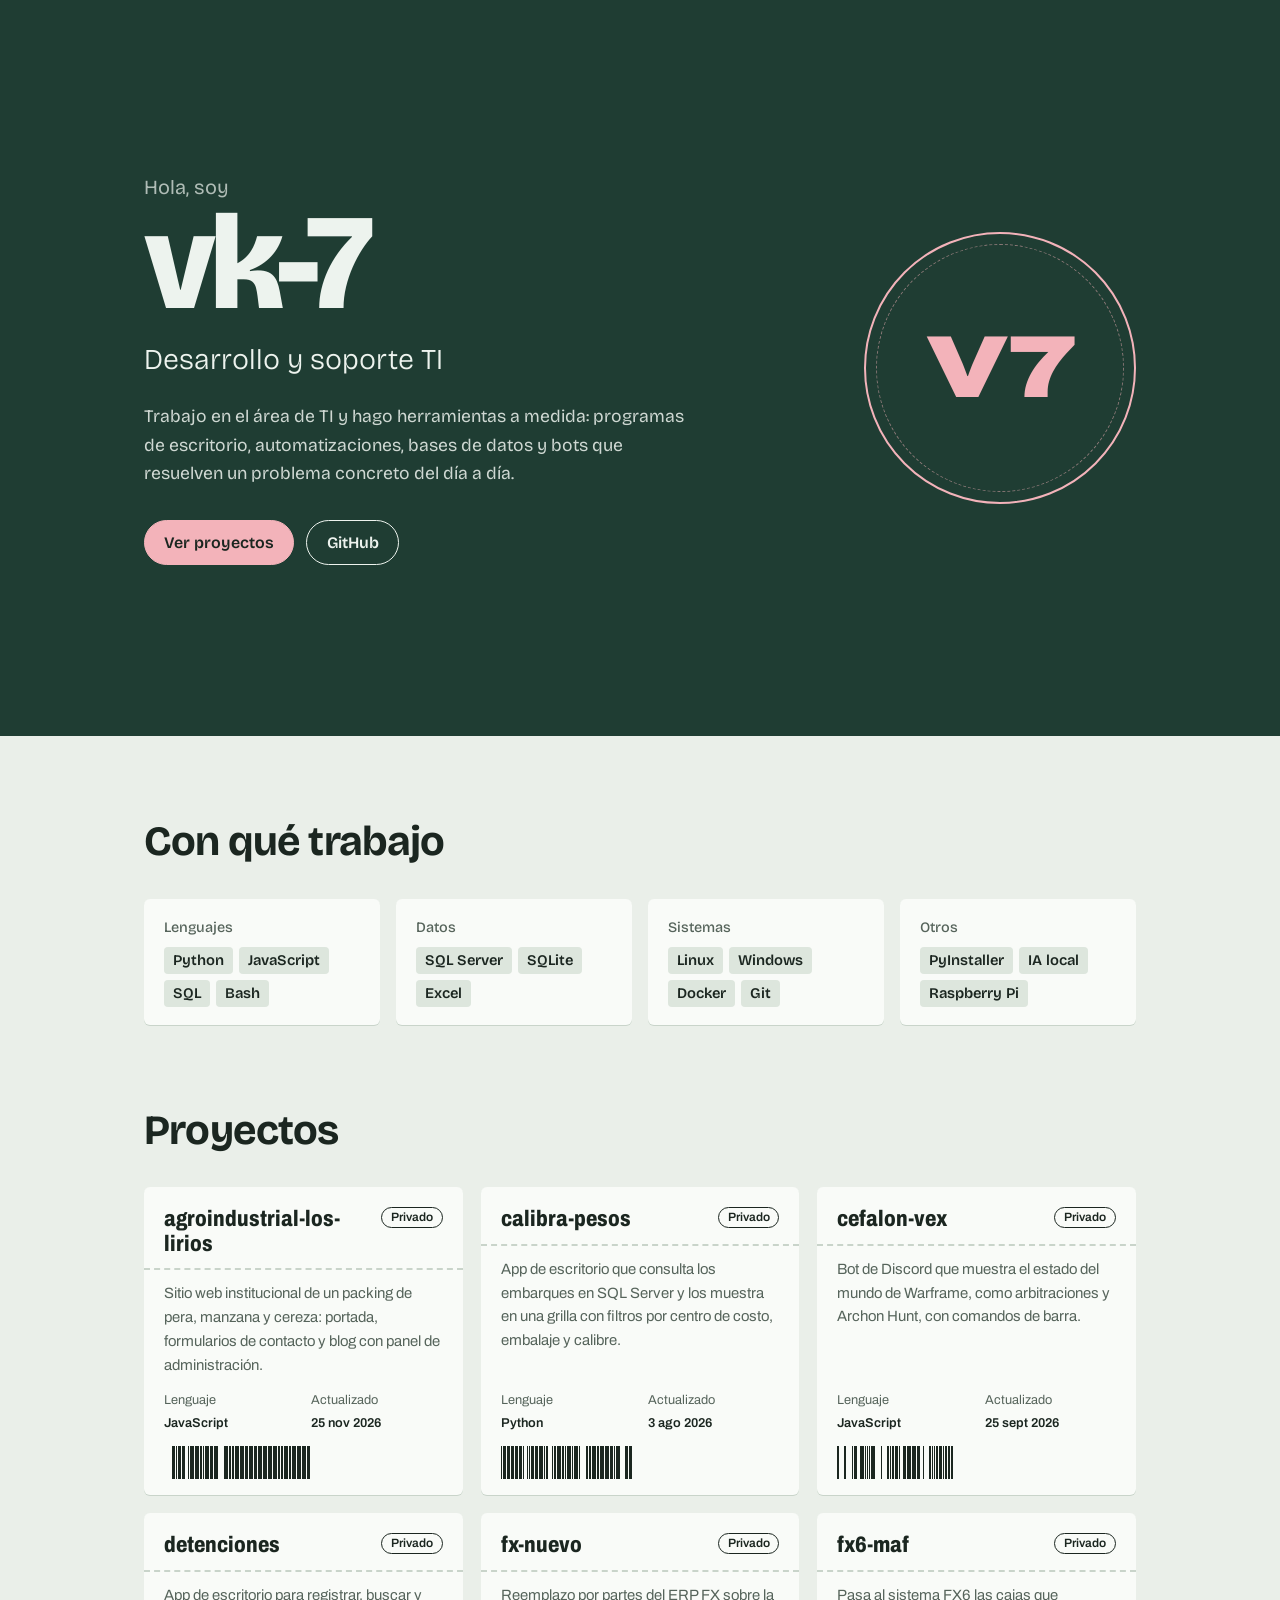
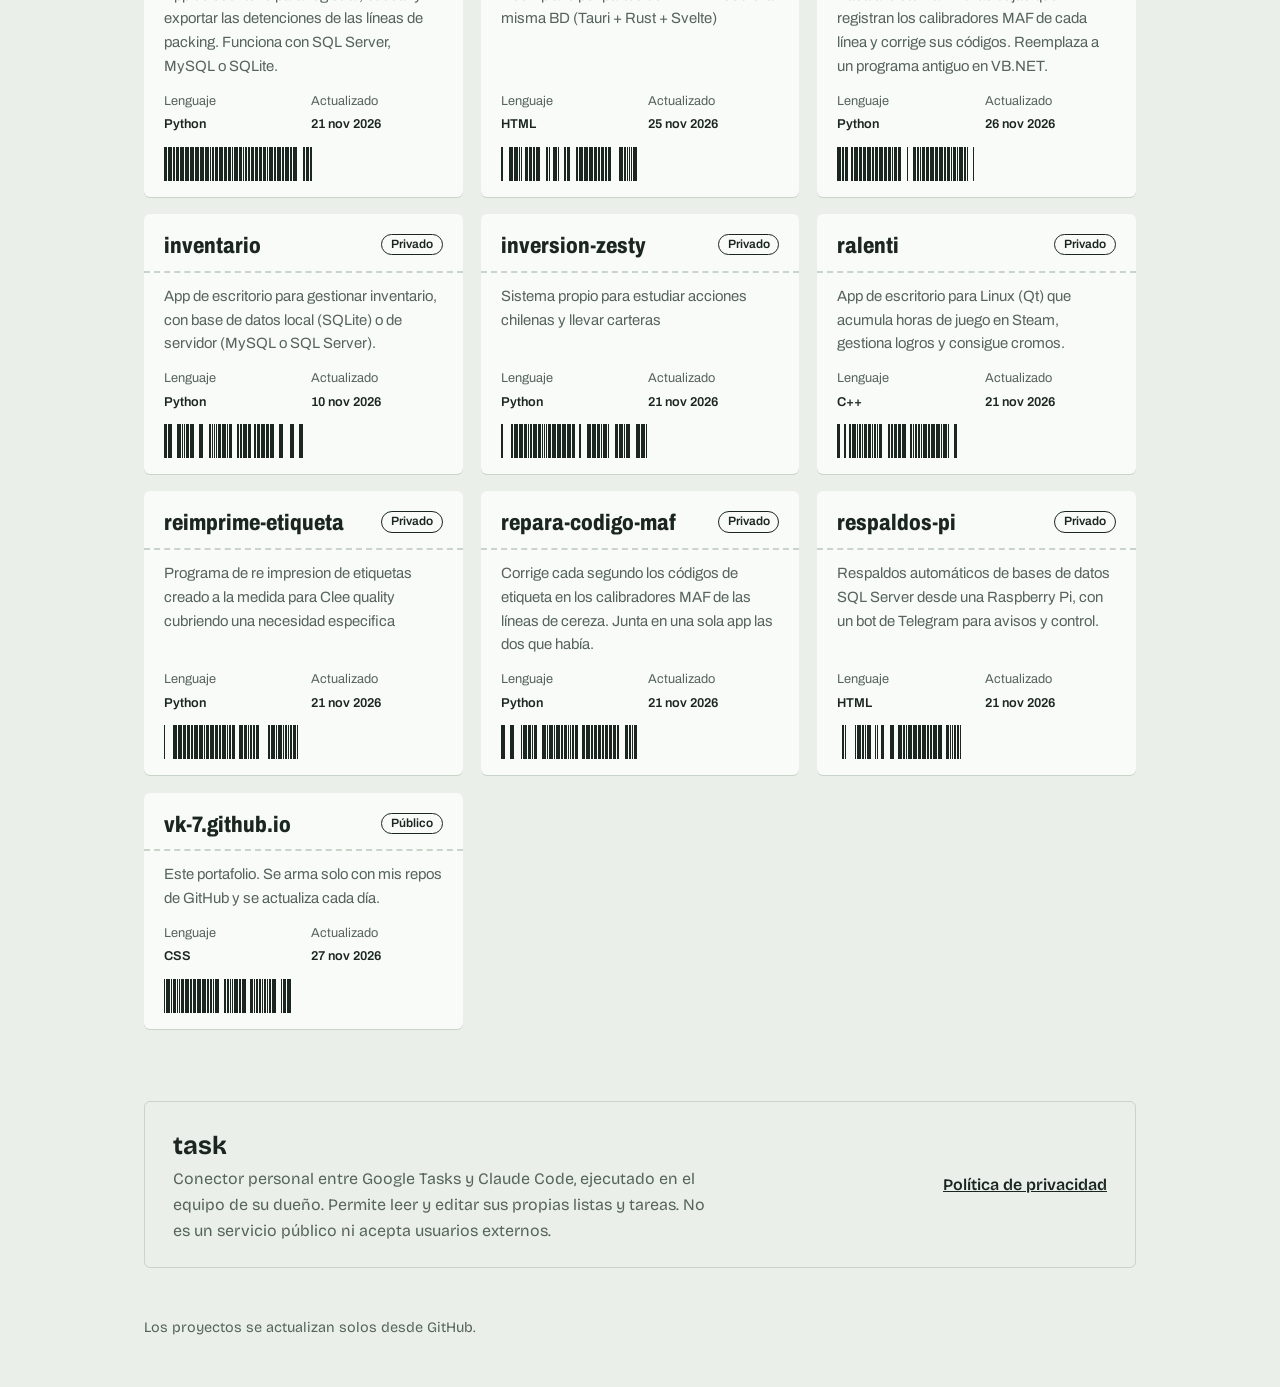
<file: index.html>
<!DOCTYPE html>
<html lang="es">
<head>
<meta charset="utf-8">
<meta name="viewport" content="width=device-width, initial-scale=1">
<meta name="version" content="1.2.0">
<meta name="description" content="vk-7: desarrollo y soporte TI. Herramientas a medida, proyectos y la app task.">
<title>vk-7</title>
<link rel="icon" href="data:image/svg+xml,%3Csvg xmlns='http://www.w3.org/2000/svg' viewBox='0 0 64 64'%3E%3Ccircle cx='32' cy='32' r='32' fill='%231f3d33'/%3E%3Ctext x='32' y='42' text-anchor='middle' font-family='Arial' font-weight='900' font-size='28' fill='%23f3b3ba'%3EV7%3C/text%3E%3C/svg%3E">
<link rel="preconnect" href="https://fonts.googleapis.com">
<link rel="preconnect" href="https://fonts.gstatic.com" crossorigin>
<link href="https://fonts.googleapis.com/css2?family=Archivo:wdth,wght@62..125,400..900&family=Bricolage+Grotesque:opsz,wght@12..96,300..800&display=swap" rel="stylesheet">
<link rel="stylesheet" href="estilos.css">
</head>
<body>
<header class="hero"><div class="ancho">
  <div>
    <p class="hola">Hola, soy</p>
    <h1>vk-7</h1>
    <p class="rol">Desarrollo y soporte TI</p>
    <p class="perfil">Trabajo en el área de TI y hago herramientas a medida: programas de escritorio, automatizaciones, bases de datos y bots que resuelven un problema concreto del día a día.</p>
    <div class="acciones">
      <a class="lleno" href="#proyectos">Ver proyectos</a>
      <a href="https://github.com/vk-7">GitHub</a>
    </div>
  </div>
  <div class="sello" aria-hidden="true">V7</div>
</div></header>

<main class="ancho">
  <section class="bloque">
    <h2>Con qué trabajo</h2>
    <div class="herramientas">
      <div class="grupo"><h3>Lenguajes</h3><ul><li>Python</li><li>JavaScript</li><li>SQL</li><li>Bash</li></ul></div>
      <div class="grupo"><h3>Datos</h3><ul><li>SQL Server</li><li>SQLite</li><li>Excel</li></ul></div>
      <div class="grupo"><h3>Sistemas</h3><ul><li>Linux</li><li>Windows</li><li>Docker</li><li>Git</li></ul></div>
      <div class="grupo"><h3>Otros</h3><ul><li>PyInstaller</li><li>IA local</li><li>Raspberry Pi</li></ul></div>
    </div>
  </section>

  <section class="bloque" id="proyectos">
    <h2>Proyectos</h2>
    <div class="rejilla" id="rejilla"></div>
    <p class="vacio" id="vacio" hidden>Aún no hay proyectos publicados.</p>
  </section>

  <section class="bloque" id="experiencia" hidden>
    <h2>Experiencia</h2>
    <ul class="exp" id="exp"></ul>
  </section>

  <section class="app" id="task">
    <div>
      <h2>task</h2>
      <p>Conector personal entre Google Tasks y Claude Code, ejecutado en el equipo de su dueño. Permite leer y editar sus propias listas y tareas. No es un servicio público ni acepta usuarios externos.</p>
    </div>
    <a href="privacidad.html">Política de privacidad</a>
  </section>

  <footer>Los proyectos se actualizan solos desde GitHub.</footer>
</main>
<script src="portafolio.js"></script>
</body>
</html>
</file>
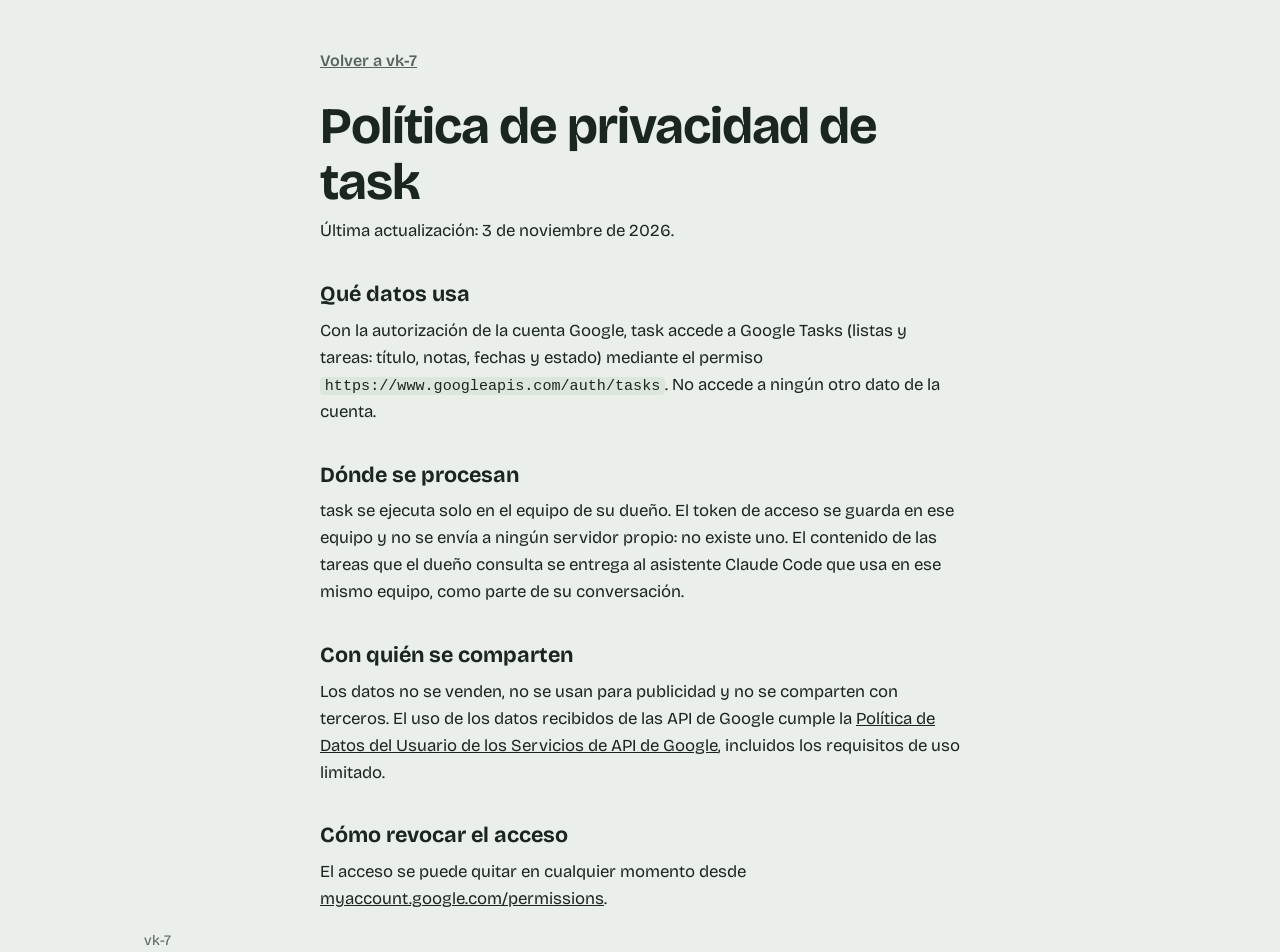
<file: privacidad.html>
<!DOCTYPE html>
<html lang="es">
<head>
<meta charset="utf-8">
<meta name="viewport" content="width=device-width, initial-scale=1">
<title>task – Política de privacidad</title>
<link rel="icon" href="data:image/svg+xml,%3Csvg xmlns='http://www.w3.org/2000/svg' viewBox='0 0 64 64'%3E%3Ccircle cx='32' cy='32' r='32' fill='%231f3d33'/%3E%3Ctext x='32' y='42' text-anchor='middle' font-family='Arial' font-weight='900' font-size='28' fill='%23f3b3ba'%3EV7%3C/text%3E%3C/svg%3E">
<link rel="preconnect" href="https://fonts.googleapis.com">
<link rel="preconnect" href="https://fonts.gstatic.com" crossorigin>
<link href="https://fonts.googleapis.com/css2?family=Bricolage+Grotesque:opsz,wght@12..96,300..800&display=swap" rel="stylesheet">
<link rel="stylesheet" href="estilos.css">
</head>
<body>
<main class="ancho legal">
<a class="volver" href="./">Volver a vk-7</a>
<h1>Política de privacidad de task</h1>
<p>Última actualización: 3 de noviembre de 2026.</p>
<h2>Qué datos usa</h2>
<p>Con la autorización de la cuenta Google, task accede a Google Tasks (listas y tareas: título, notas, fechas y estado) mediante el permiso <code>https://www.googleapis.com/auth/tasks</code>. No accede a ningún otro dato de la cuenta.</p>
<h2>Dónde se procesan</h2>
<p>task se ejecuta solo en el equipo de su dueño. El token de acceso se guarda en ese equipo y no se envía a ningún servidor propio: no existe uno. El contenido de las tareas que el dueño consulta se entrega al asistente Claude Code que usa en ese mismo equipo, como parte de su conversación.</p>
<h2>Con quién se comparten</h2>
<p>Los datos no se venden, no se usan para publicidad y no se comparten con terceros. El uso de los datos recibidos de las API de Google cumple la <a href="https://developers.google.com/terms/api-services-user-data-policy">Política de Datos del Usuario de los Servicios de API de Google</a>, incluidos los requisitos de uso limitado.</p>
<h2>Cómo revocar el acceso</h2>
<p>El acceso se puede quitar en cualquier momento desde <a href="https://myaccount.google.com/permissions">myaccount.google.com/permissions</a>.</p>
</main>
<footer class="ancho">vk-7</footer>
</body>
</html>
</file>
<file: estilos.css>
/* Paleta Pino */
:root {
  --fondo: #eaefe9;
  --papel: #f9fbf8;
  --tinta: #1b2620;
  --suave: #56645b;
  --linea: #c9d4ca;
  --hero: #1f3d33;
  --hero-t: #edf3ee;
  --acento: #f3b3ba;
  --acento-t: #1b2620;
  --chip: #dde6dd;
}

* { box-sizing: border-box; margin: 0; }
body { background: var(--fondo); color: var(--tinta); font-family: "Bricolage Grotesque", sans-serif; line-height: 1.6; }
a:focus-visible, button:focus-visible { outline: 3px solid var(--acento); outline-offset: 3px; }
.ancho { max-width: 68rem; margin: 0 auto; padding: 0 clamp(1rem, 5vw, 3rem); }

/* Portada */
.hero { background: var(--hero); color: var(--hero-t); }
.hero .ancho { min-height: min(88vh, 46rem); display: grid; grid-template-columns: 1fr auto; align-items: center; gap: 3rem; padding-top: 4rem; padding-bottom: 4rem; }
.hola { font-size: 1.25rem; opacity: .7; }
.hero h1 { font-size: clamp(4rem, 11vw, 8.5rem); font-weight: 800; letter-spacing: -.04em; line-height: .9; font-variation-settings: "opsz" 96; }
.rol { font-size: clamp(1.3rem, 2.5vw, 1.8rem); font-weight: 300; margin: .75rem 0 1.25rem; }
.perfil { max-width: 34rem; font-size: 1.1rem; opacity: .85; }
.acciones { display: flex; gap: .75rem; margin-top: 2rem; flex-wrap: wrap; }
.acciones a { color: inherit; font-weight: 600; border: 1.5px solid currentColor; border-radius: 99px; padding: .55rem 1.2rem; text-decoration: none; }
.acciones a.lleno { background: var(--acento); color: var(--acento-t); border-color: var(--acento); }
.sello { width: clamp(10rem, 22vw, 17rem); aspect-ratio: 1; border-radius: 50%; border: 2px solid var(--acento); color: var(--acento); display: grid; place-items: center; font-family: Archivo, sans-serif; font-weight: 900; font-variation-settings: "wdth" 125; font-size: clamp(3rem, 7vw, 5.5rem); position: relative; }
.sello::after { content: ""; position: absolute; inset: .6rem; border-radius: 50%; border: 1px dashed var(--acento); opacity: .5; }

/* Secciones */
.bloque { padding: 4.5rem 0 0; }
.bloque h2 { font-size: clamp(1.8rem, 3.5vw, 2.6rem); font-weight: 700; letter-spacing: -.02em; margin-bottom: 1.5rem; }
.vacio { color: var(--suave); }

.herramientas { display: grid; grid-template-columns: repeat(auto-fill, minmax(14rem, 1fr)); gap: 1rem; }
.grupo { background: var(--papel); border-radius: 6px; padding: 1.1rem 1.25rem; box-shadow: 0 1px 0 var(--linea); }
.grupo h3 { font-size: .9rem; color: var(--suave); font-weight: 500; margin-bottom: .5rem; }
.grupo ul { list-style: none; padding: 0; display: flex; flex-wrap: wrap; gap: .4rem; }
.grupo li { background: var(--chip); border-radius: 4px; padding: .1rem .55rem; font-weight: 600; font-size: .92rem; }

/* Etiquetas de proyecto */
.rejilla { display: grid; grid-template-columns: repeat(auto-fill, minmax(16rem, 1fr)); gap: 1.1rem; }
.etiqueta { background: var(--papel); border-radius: 6px; padding: 1.25rem 1.25rem 1rem; position: relative; display: flex; flex-direction: column; gap: .75rem; min-height: 14.5rem; color: inherit; text-decoration: none; box-shadow: 0 1px 0 var(--linea); font-family: Archivo, sans-serif; }
/* La línea de corte va bajo el nombre y baja si el nombre ocupa dos líneas */
.etiqueta h3 { font-size: 1.4rem; font-weight: 800; font-variation-settings: "wdth" 80; line-height: 1.1; overflow-wrap: anywhere; margin: 0 -1.25rem; padding: 0 5.75rem .75rem 1.25rem; border-bottom: 2px dashed var(--linea); }
.etiqueta .desc { color: var(--suave); font-size: .93rem; flex: 1; }
.etiqueta .desc.sin { font-style: italic; opacity: .7; }
.campos { display: grid; grid-template-columns: 1fr 1fr; gap: .2rem 1rem; font-size: .8rem; }
.campos dt { color: var(--suave); }
.campos dd { font-weight: 600; margin: 0; }
.barras { height: 2.1rem; display: flex; gap: 1px; }
.barras i { background: var(--tinta); display: block; }
.estado { position: absolute; top: 1.25rem; right: 1.25rem; font-size: .75rem; font-weight: 600; border: 1.5px solid currentColor; border-radius: 99px; padding: 0 .55rem; }
a.etiqueta:hover h3 { text-decoration: underline; }

/* Experiencia */
.exp { list-style: none; padding: 0 0 0 1.5rem; border-left: 2px solid var(--linea); display: grid; gap: 2rem; }
.exp li { position: relative; }
.exp li::before { content: ""; position: absolute; left: calc(-1.5rem - 7px); top: .45rem; width: 12px; height: 12px; border-radius: 50%; background: var(--acento); }
.cuando, .donde { color: var(--suave); }
.exp h3 { font-size: 1.3rem; }

/* App task */
.app { margin: 4.5rem 0 0; border: 1.5px solid var(--linea); border-radius: 6px; padding: 1.5rem 1.75rem; display: flex; justify-content: space-between; align-items: center; gap: 1.5rem; flex-wrap: wrap; }
.app h2 { font-size: 1.6rem; }
.app p { color: var(--suave); max-width: 34rem; }
.app a { color: inherit; font-weight: 600; }

footer { padding: 3rem 0; color: var(--suave); font-size: .9rem; }

/* Política de privacidad */
.legal { padding-top: 3rem; padding-bottom: 1rem; max-width: 46rem; }
.legal .volver { color: var(--suave); font-weight: 600; }
.legal h1 { font-size: clamp(2.2rem, 5vw, 3.2rem); font-weight: 700; letter-spacing: -.02em; line-height: 1.1; margin: 1.5rem 0 .5rem; }
.legal h2 { font-size: 1.35rem; margin: 2rem 0 .4rem; }
.legal p { font-size: 1.05rem; }
.legal a { color: inherit; }
.legal code { background: var(--chip); border-radius: 4px; padding: 0 .3rem; font-size: .9em; overflow-wrap: anywhere; }

@media (max-width: 720px) {
  .hero .ancho { grid-template-columns: 1fr; min-height: auto; }
  .sello { order: -1; width: 8rem; font-size: 2.5rem; }
}
</file>
